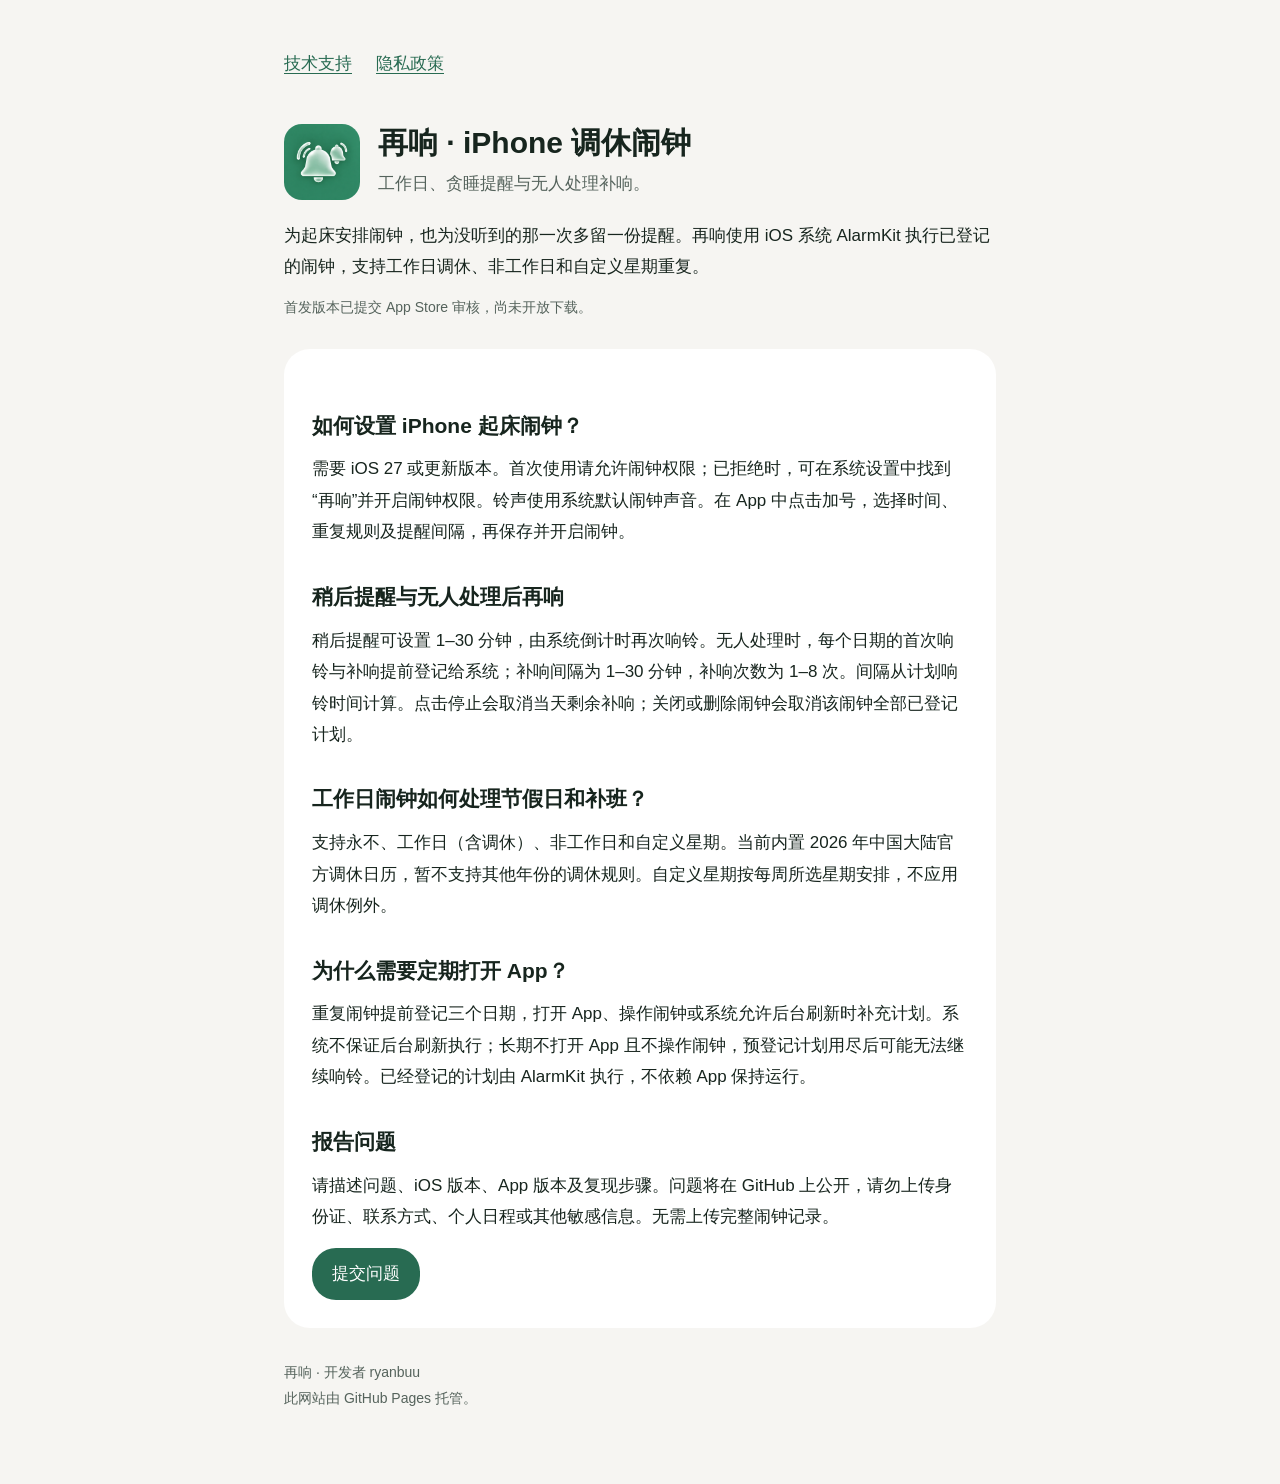
<file: index.html>
<!doctype html>
<html lang="zh-CN">
<head>
  <meta charset="utf-8">
  <meta name="viewport" content="width=device-width,initial-scale=1">
  <title>再响｜iPhone 调休闹钟、贪睡提醒与补响</title>
  <meta name="description" content="再响是适用于 iOS 27 的 iPhone 闹钟 App，支持工作日调休、非工作日、自定义星期、贪睡提醒和无人处理补响。查看使用帮助、计划补充说明与隐私政策。">
  <meta name="robots" content="index,follow">
  <link rel="canonical" href="https://ryanbuu.github.io/zaixiang-support/">
  <meta property="og:type" content="website">
  <meta property="og:locale" content="zh_CN">
  <meta property="og:site_name" content="再响">
  <meta property="og:title" content="再响｜iPhone 调休闹钟、贪睡提醒与补响">
  <meta property="og:description" content="再响是适用于 iOS 27 的 iPhone 闹钟 App，支持工作日调休、非工作日、自定义星期、贪睡提醒和无人处理补响。查看使用帮助、计划补充说明与隐私政策。">
  <meta property="og:url" content="https://ryanbuu.github.io/zaixiang-support/">
  <meta property="og:image" content="https://ryanbuu.github.io/zaixiang-support/app-icon.png">
  <meta property="og:image:alt" content="再响松针绿双铃图标">
  <meta name="twitter:card" content="summary">
  <meta name="twitter:title" content="再响｜iPhone 调休闹钟、贪睡提醒与补响">
  <meta name="twitter:description" content="再响是适用于 iOS 27 的 iPhone 闹钟 App，支持工作日调休、非工作日、自定义星期、贪睡提醒和无人处理补响。查看使用帮助、计划补充说明与隐私政策。">
  <meta name="twitter:image" content="https://ryanbuu.github.io/zaixiang-support/app-icon.png">
  <link rel="icon" type="image/png" href="app-icon.png">
  <link rel="apple-touch-icon" href="app-icon.png">
  <link rel="stylesheet" href="styles.css">
  <script type="application/ld+json">{"@context": "https://schema.org", "@type": "SoftwareApplication", "name": "再响", "url": "https://ryanbuu.github.io/zaixiang-support/", "description": "再响是适用于 iOS 27 的 iPhone 闹钟 App，支持工作日调休、非工作日、自定义星期、贪睡提醒和无人处理补响。查看使用帮助、计划补充说明与隐私政策。", "applicationCategory": "UtilitiesApplication", "operatingSystem": "iOS 27 or later", "inLanguage": "zh-CN", "image": "https://ryanbuu.github.io/zaixiang-support/app-icon.png", "featureList": ["工作日与非工作日闹钟（2026 年中国大陆调休规则）", "自定义星期重复", "1–30 分钟稍后提醒", "无人处理时预登记补响", "系统默认铃声", "深色外观"], "author": {"@type": "Person", "name": "ryanbuu"}}</script>
</head>
<body><main><nav aria-label="网站导航"><a href="./" aria-current="page">技术支持</a><a href="privacy.html">隐私政策</a></nav><header class="hero"><img class="app-icon" src="app-icon.png" alt="再响 App 图标" width="76" height="76"><div><h1>再响 · iPhone 调休闹钟</h1><p class="subtitle">工作日、贪睡提醒与无人处理补响。</p></div></header>
<p class="intro">为起床安排闹钟，也为没听到的那一次多留一份提醒。再响使用 iOS 系统 AlarmKit 执行已登记的闹钟，支持工作日调休、非工作日和自定义星期重复。</p>
<p class="release-status">首发版本已提交 App Store 审核，尚未开放下载。</p><article><h2 id="getting-started">如何设置 iPhone 起床闹钟？</h2><p>需要 iOS 27 或更新版本。首次使用请允许闹钟权限；已拒绝时，可在系统设置中找到“再响”并开启闹钟权限。铃声使用系统默认闹钟声音。在 App 中点击加号，选择时间、重复规则及提醒间隔，再保存并开启闹钟。</p><h2>稍后提醒与无人处理后再响</h2><p>稍后提醒可设置 1–30 分钟，由系统倒计时再次响铃。无人处理时，每个日期的首次响铃与补响提前登记给系统；补响间隔为 1–30 分钟，补响次数为 1–8 次。间隔从计划响铃时间计算。点击停止会取消当天剩余补响；关闭或删除闹钟会取消该闹钟全部已登记计划。</p><h2 id="workdays">工作日闹钟如何处理节假日和补班？</h2><p>支持永不、工作日（含调休）、非工作日和自定义星期。当前内置 2026 年中国大陆官方调休日历，暂不支持其他年份的调休规则。自定义星期按每周所选星期安排，不应用调休例外。</p><h2 id="schedule-window">为什么需要定期打开 App？</h2><p>重复闹钟提前登记三个日期，打开 App、操作闹钟或系统允许后台刷新时补充计划。系统不保证后台刷新执行；长期不打开 App 且不操作闹钟，预登记计划用尽后可能无法继续响铃。已经登记的计划由 AlarmKit 执行，不依赖 App 保持运行。</p><h2>报告问题</h2><p>请描述问题、iOS 版本、App 版本及复现步骤。问题将在 GitHub 上公开，请勿上传身份证、联系方式、个人日程或其他敏感信息。无需上传完整闹钟记录。</p><a class="action" href="https://github.com/ryanbuu/zaixiang-support/issues/new">提交问题</a></article><footer>再响 · 开发者 ryanbuu<br>此网站由 GitHub Pages 托管。</footer></main></body></html>
</file>
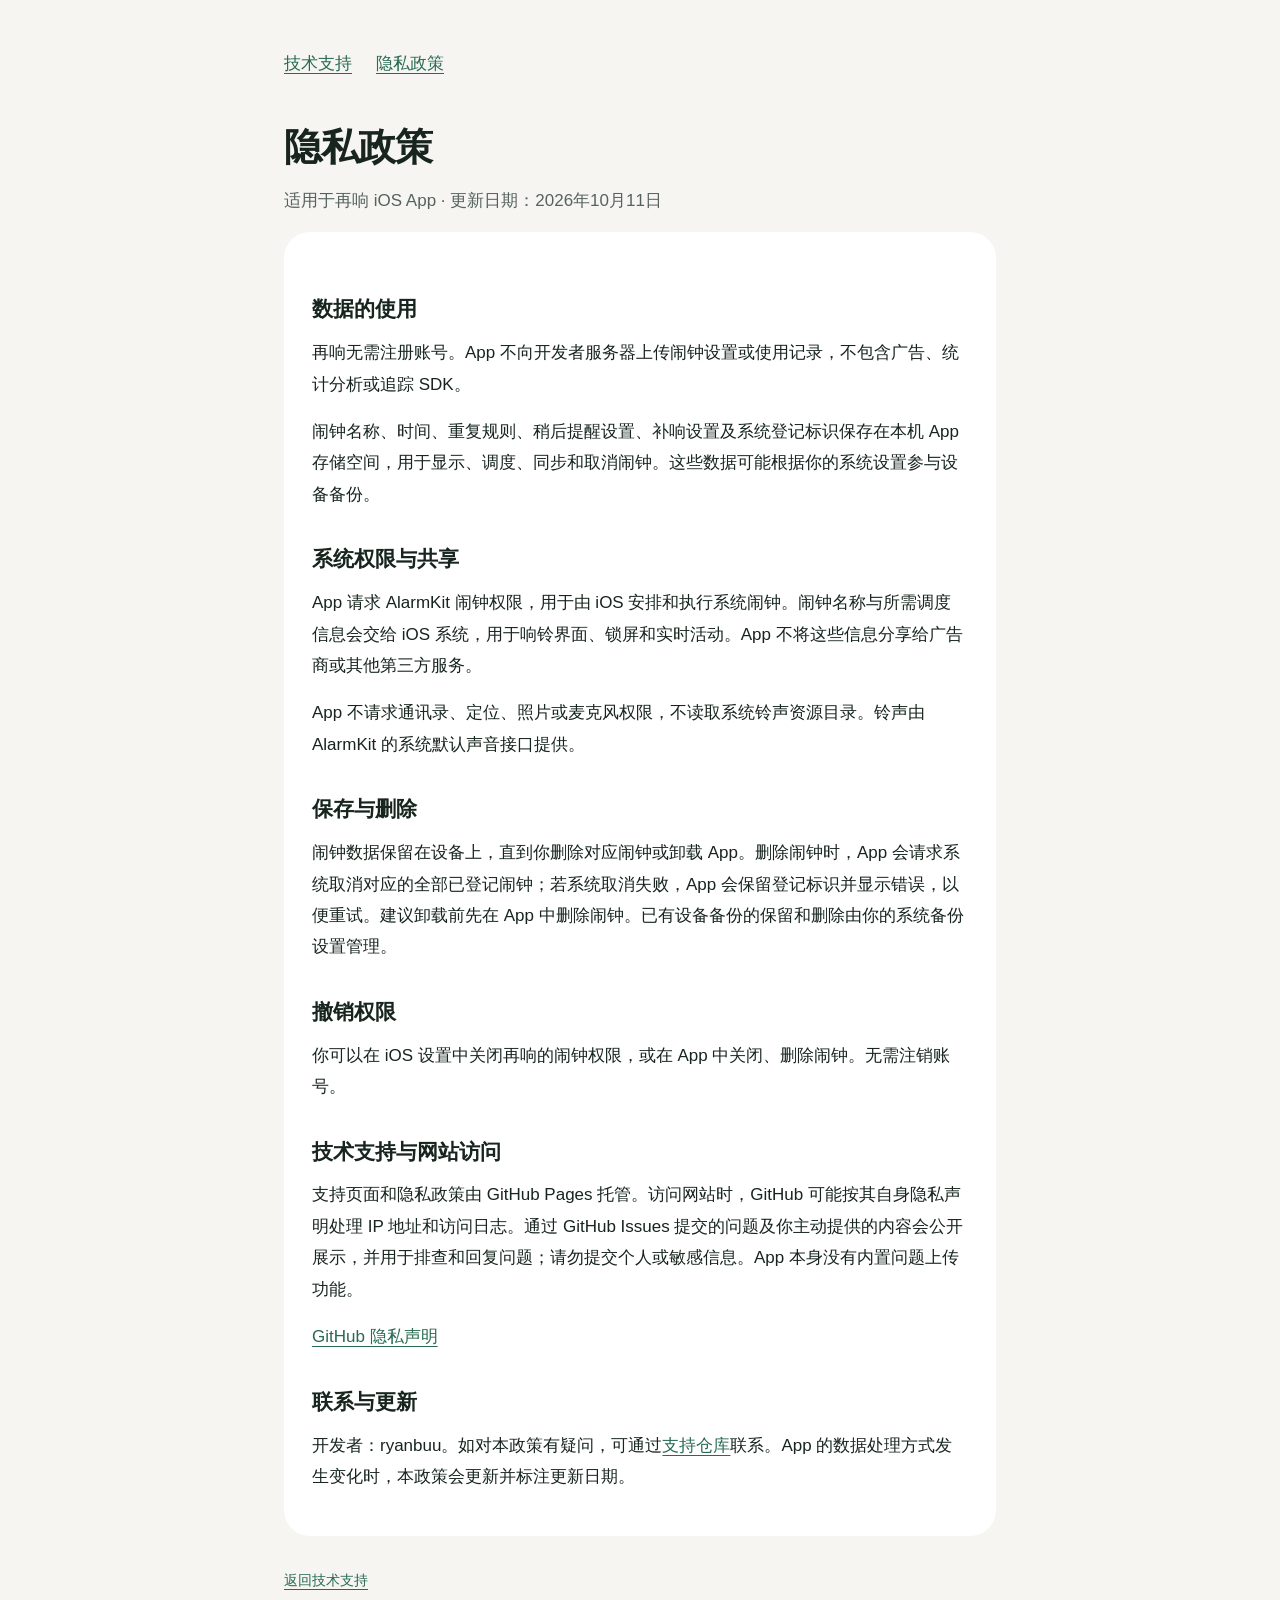
<file: privacy.html>
<!doctype html>
<html lang="zh-CN">
<head>
  <meta charset="utf-8">
  <meta name="viewport" content="width=device-width,initial-scale=1">
  <title>再响闹钟隐私政策｜本机保存，无广告与追踪</title>
  <meta name="description" content="再响 iPhone 闹钟 App 的隐私政策：闹钟设置保存在设备上，无账号、广告、分析或追踪。了解系统权限、数据删除及 GitHub 支持网站的数据处理。">
  <meta name="robots" content="index,follow">
  <link rel="canonical" href="https://ryanbuu.github.io/zaixiang-support/privacy.html">
  <meta property="og:type" content="website">
  <meta property="og:locale" content="zh_CN">
  <meta property="og:site_name" content="再响">
  <meta property="og:title" content="再响闹钟隐私政策｜本机保存，无广告与追踪">
  <meta property="og:description" content="再响 iPhone 闹钟 App 的隐私政策：闹钟设置保存在设备上，无账号、广告、分析或追踪。了解系统权限、数据删除及 GitHub 支持网站的数据处理。">
  <meta property="og:url" content="https://ryanbuu.github.io/zaixiang-support/privacy.html">
  <meta property="og:image" content="https://ryanbuu.github.io/zaixiang-support/app-icon.png">
  <meta property="og:image:alt" content="再响松针绿双铃图标">
  <meta name="twitter:card" content="summary">
  <meta name="twitter:title" content="再响闹钟隐私政策｜本机保存，无广告与追踪">
  <meta name="twitter:description" content="再响 iPhone 闹钟 App 的隐私政策：闹钟设置保存在设备上，无账号、广告、分析或追踪。了解系统权限、数据删除及 GitHub 支持网站的数据处理。">
  <meta name="twitter:image" content="https://ryanbuu.github.io/zaixiang-support/app-icon.png">
  <link rel="icon" type="image/png" href="app-icon.png">
  <link rel="apple-touch-icon" href="app-icon.png">
  <link rel="stylesheet" href="styles.css">
</head>
<body><main><nav aria-label="网站导航"><a href="./">技术支持</a><a href="privacy.html" aria-current="page">隐私政策</a></nav><h1>隐私政策</h1><p class="subtitle">适用于再响 iOS App · 更新日期：2026年10月11日</p><article><h2>数据的使用</h2><p>再响无需注册账号。App 不向开发者服务器上传闹钟设置或使用记录，不包含广告、统计分析或追踪 SDK。</p><p>闹钟名称、时间、重复规则、稍后提醒设置、补响设置及系统登记标识保存在本机 App 存储空间，用于显示、调度、同步和取消闹钟。这些数据可能根据你的系统设置参与设备备份。</p><h2>系统权限与共享</h2><p>App 请求 AlarmKit 闹钟权限，用于由 iOS 安排和执行系统闹钟。闹钟名称与所需调度信息会交给 iOS 系统，用于响铃界面、锁屏和实时活动。App 不将这些信息分享给广告商或其他第三方服务。</p><p>App 不请求通讯录、定位、照片或麦克风权限，不读取系统铃声资源目录。铃声由 AlarmKit 的系统默认声音接口提供。</p><h2>保存与删除</h2><p>闹钟数据保留在设备上，直到你删除对应闹钟或卸载 App。删除闹钟时，App 会请求系统取消对应的全部已登记闹钟；若系统取消失败，App 会保留登记标识并显示错误，以便重试。建议卸载前先在 App 中删除闹钟。已有设备备份的保留和删除由你的系统备份设置管理。</p><h2>撤销权限</h2><p>你可以在 iOS 设置中关闭再响的闹钟权限，或在 App 中关闭、删除闹钟。无需注销账号。</p><h2>技术支持与网站访问</h2><p>支持页面和隐私政策由 GitHub Pages 托管。访问网站时，GitHub 可能按其自身隐私声明处理 IP 地址和访问日志。通过 GitHub Issues 提交的问题及你主动提供的内容会公开展示，并用于排查和回复问题；请勿提交个人或敏感信息。App 本身没有内置问题上传功能。</p><p><a href="https://docs.github.com/en/site-policy/privacy-policies/github-general-privacy-statement">GitHub 隐私声明</a></p><h2>联系与更新</h2><p>开发者：ryanbuu。如对本政策有疑问，可通过<a href="https://github.com/ryanbuu/zaixiang-support/issues/new">支持仓库</a>联系。App 的数据处理方式发生变化时，本政策会更新并标注更新日期。</p></article><footer><a href="./">返回技术支持</a></footer></main></body></html>
</file>
<file: styles.css>
:root{color-scheme:light dark;--bg:#f6f5f2;--card:#fff;--text:#17251e;--muted:#55635c;--accent:#286b52;--line:#dfe6e1}*{box-sizing:border-box}body{margin:0;background:var(--bg);color:var(--text);font:17px/1.85 -apple-system,BlinkMacSystemFont,"PingFang SC",sans-serif}main{max-width:760px;margin:auto;padding:48px 24px 72px}nav{display:flex;gap:24px;flex-wrap:wrap;margin-bottom:44px}a{color:var(--accent);text-underline-offset:4px}a:focus-visible{outline:3px solid var(--accent);outline-offset:5px;border-radius:4px}h1{font-size:38px;line-height:1.3;letter-spacing:-1px;margin:0 0 12px}h2{font-size:21px;margin:30px 0 8px}p{margin:0 0 16px}.subtitle,footer{color:var(--muted)}article{padding:28px;border-radius:26px;background:var(--card)}footer{font-size:14px;margin-top:32px}.action{display:inline-block;padding:10px 20px;background:var(--accent);color:white;border-radius:24px;text-decoration:none}@media(prefers-color-scheme:dark){:root{--bg:#000;--card:#1c1c1e;--text:#f4f5f4;--muted:#b5bdb8;--accent:#92cdb1;--line:#333}.action{color:#123522}}@media(max-width:480px){main{padding:28px 20px 48px}article{padding:22px}h1{font-size:32px}nav{margin-bottom:30px}}

.hero{display:flex;align-items:center;gap:18px;margin-bottom:20px}.app-icon{flex:none;border-radius:18px}.hero h1{font-size:30px;letter-spacing:0;margin-bottom:6px}.hero .subtitle{margin:0}.intro{margin-bottom:12px}.release-status{font-size:14px;color:var(--muted);margin-bottom:28px}@media(max-width:480px){.hero{gap:14px}.hero h1{font-size:24px}.app-icon{width:64px;height:64px;border-radius:15px}}
</file>
